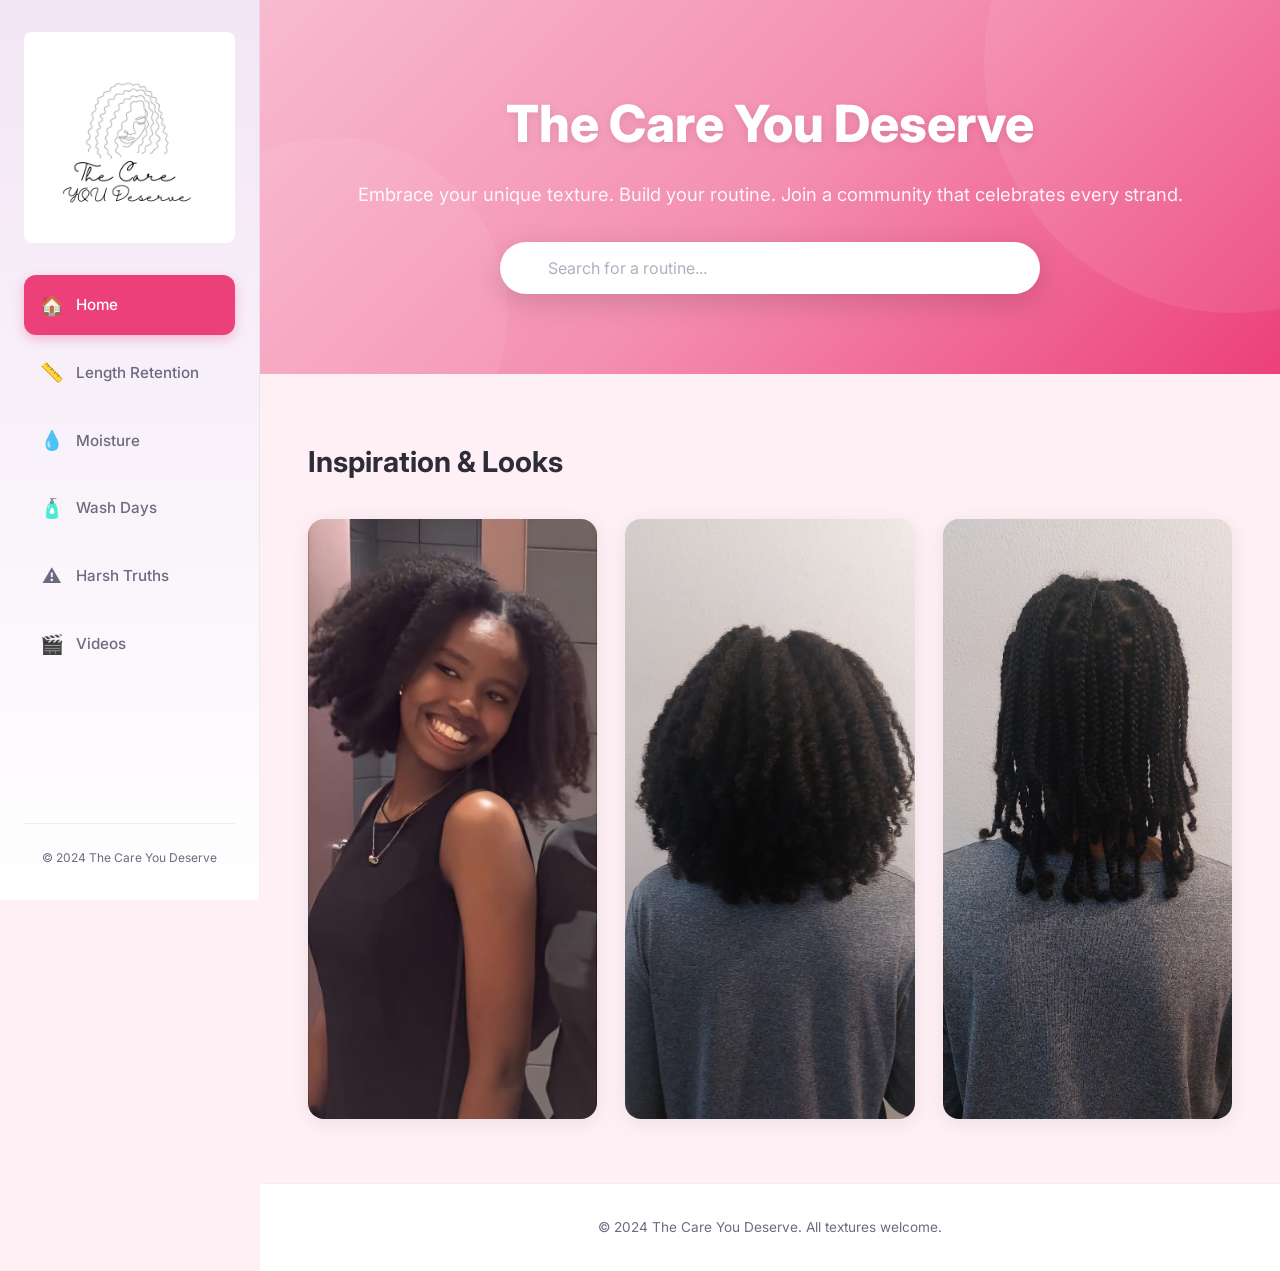
<file: index.html>
<!DOCTYPE html>
<html lang="en">
<head>
    <meta charset="UTF-8">
    <meta name="viewport" content="width=device-width, initial-scale=1.0">
    <meta name="description" content="The Care You Deserve — a community-driven hair care knowledge base celebrating every curl, coil, and wave.">
    <title>Home | The Care You Deserve</title>
    <link rel="stylesheet" href="style.css">
</head>
<body>
    <!-- Mobile Header -->
    <div class="mobile-header">
        <a href="index.html" class="mobile-logo" style="display: flex; align-items: center;">
            <img src="Design Logo.png" alt="The Care You Deserve Logo" style="max-height: 40px; width: auto;">
        </a>
        <button class="hamburger" id="hamburger" aria-label="Toggle menu">☰</button>
    </div>

    <!-- Overlay -->
    <div class="sidebar-overlay" id="sidebar-overlay"></div>

    <div class="app-layout">
        <!-- Sidebar Navigation -->
        <aside class="sidebar" id="sidebar">
            <div class="sidebar-logo" style="padding-bottom: 0; border: none; margin-bottom: 2rem;">
                <a href="index.html" style="display: block;">
                    <img src="Design Logo.png" alt="The Care You Deserve Logo" style="max-width: 100%; height: auto; border-radius: 8px;">
                </a>
            </div>
            <nav class="sidebar-nav">
                <a href="index.html" class="active">
                    <span class="nav-icon">🏠</span> Home
                </a>
                <a href="length-retention.html">
                    <span class="nav-icon">📏</span> Length Retention
                </a>
                <a href="moisture.html">
                    <span class="nav-icon">💧</span> Moisture
                </a>
                <a href="wash-days.html">
                    <span class="nav-icon">🧴</span> Wash Days
                </a>
                <a href="harsh-truths.html">
                    <span class="nav-icon">⚠️</span> Harsh Truths
                </a>
                <a href="videos.html">
                    <span class="nav-icon">🎬</span> Videos
                </a>
            </nav>
            <div class="sidebar-footer">
                © 2024 The Care You Deserve
            </div>
        </aside>

        <!-- Main Content -->
        <main class="main-content">
            <!-- Hero Section -->
            <section class="hero">
                <h1>The Care You Deserve</h1>
                <p>Embrace your unique texture. Build your routine. Join a community that celebrates every strand.</p>
                <div class="search-wrapper">
                    <span class="search-icon"></span>
                    <input type="text" class="search-bar" id="search-bar" placeholder="Search for a routine...">
                </div>
            </section>

            <!-- Horizontal Image Placeholders -->
            <section class="section fade-in">
                <h2 class="section-title">Inspiration & Looks</h2>
                <div class="feature-grid" style="margin-top: 2rem;">
                    <img src="homepage pic1.jpeg" alt="Inspiration Look 1" style="width: 100%; height: 600px; object-fit: cover; border-radius: var(--radius); box-shadow: var(--shadow-md);">
                    <img src="homepage pic 2.jpeg" alt="Inspiration Look 2" style="width: 100%; height: 600px; object-fit: cover; border-radius: var(--radius); box-shadow: var(--shadow-md);">
                    <img src="homepage pic 3.jpeg" alt="Inspiration Look 3" style="width: 100%; height: 600px; object-fit: cover; border-radius: var(--radius); box-shadow: var(--shadow-md);">
                </div>
            </section>



            <!-- Footer -->
            <footer class="site-footer">
                <p>© 2024 The Care You Deserve. All textures welcome.</p>
            </footer>
        </main>
    </div>

    <script src="script.js"></script>
</body>
</html>
</file>
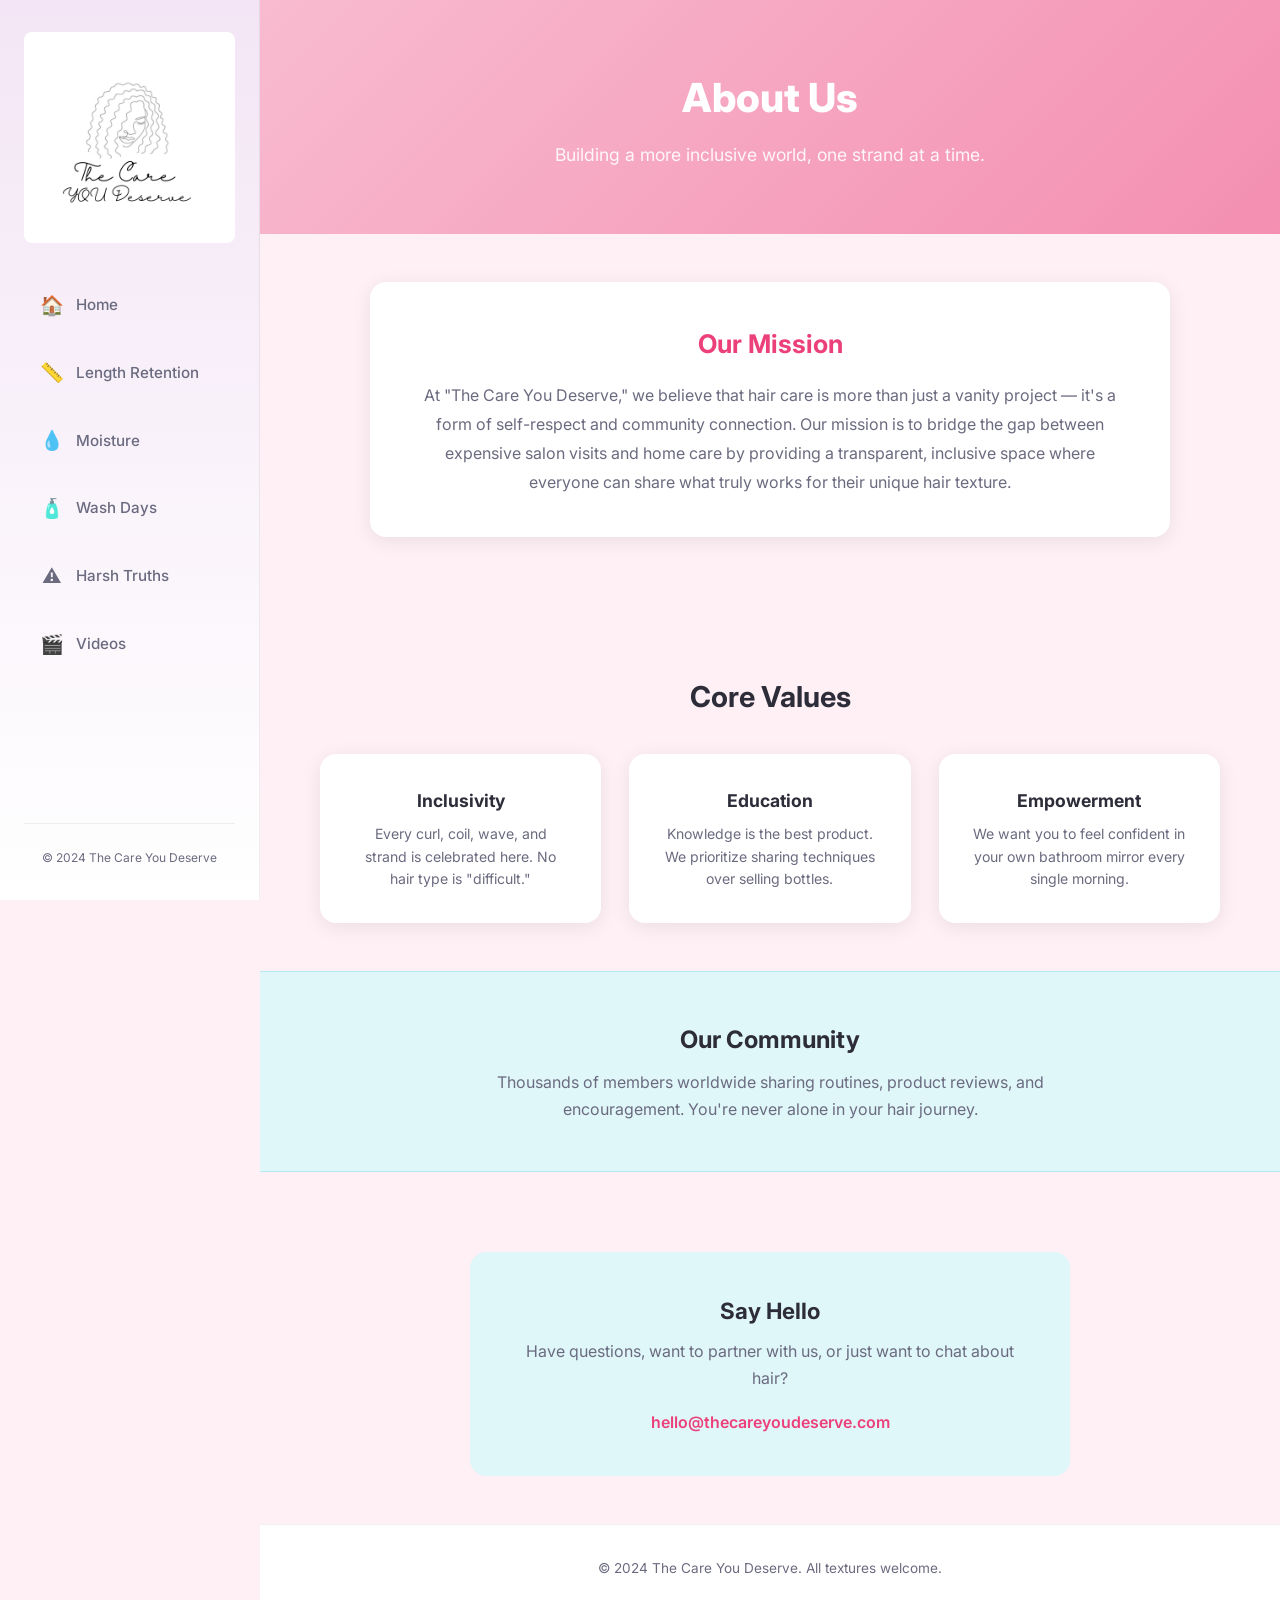
<file: about.html>
<!DOCTYPE html>
<html lang="en">
<head>
    <meta charset="UTF-8">
    <meta name="viewport" content="width=device-width, initial-scale=1.0">
    <meta name="description" content="Learn about The Care You Deserve — our mission, values, and commitment to inclusive hair care education.">
    <title>About | The Care You Deserve</title>
    <link rel="stylesheet" href="style.css">
</head>
<body>
    <!-- Mobile Header -->
    <div class="mobile-header">
        <a href="index.html" class="mobile-logo" style="display: flex; align-items: center;">
            <img src="Design Logo.png" alt="The Care You Deserve Logo" style="max-height: 40px; width: auto;">
        </a>
        <button class="hamburger" id="hamburger" aria-label="Toggle menu">☰</button>
    </div>

    <!-- Overlay -->
    <div class="sidebar-overlay" id="sidebar-overlay"></div>

    <div class="app-layout">
        <!-- Sidebar Navigation -->
        <aside class="sidebar" id="sidebar">
            <div class="sidebar-logo" style="padding-bottom: 0; border: none; margin-bottom: 2rem;">
                <a href="index.html" style="display: block;">
                    <img src="Design Logo.png" alt="The Care You Deserve Logo" style="max-width: 100%; height: auto; border-radius: 8px;">
                </a>
            </div>
            <nav class="sidebar-nav">
                <a href="index.html">
                    <span class="nav-icon">🏠</span> Home
                </a>
                <a href="length-retention.html">
                    <span class="nav-icon">📏</span> Length Retention
                </a>
                <a href="moisture.html">
                    <span class="nav-icon">💧</span> Moisture
                </a>
                <a href="wash-days.html">
                    <span class="nav-icon">🧴</span> Wash Days
                </a>
                <a href="harsh-truths.html">
                    <span class="nav-icon">⚠️</span> Harsh Truths
                </a>
                <a href="videos.html">
                    <span class="nav-icon">🎬</span> Videos
                </a>
            </nav>
            <div class="sidebar-footer">
                © 2024 The Care You Deserve
            </div>
        </aside>

        <!-- Main Content -->
        <main class="main-content">
            <!-- About Hero -->
            <section class="about-hero">
                <h1>About Us</h1>
                <p>Building a more inclusive world, one strand at a time.</p>
            </section>

            <!-- Mission -->
            <section class="about-section fade-in">
                <div class="mission-card">
                    <h2>Our Mission</h2>
                    <p>At "The Care You Deserve," we believe that hair care is more than just a vanity project — it's a form of self-respect and community connection. Our mission is to bridge the gap between expensive salon visits and home care by providing a transparent, inclusive space where everyone can share what truly works for their unique hair texture.</p>
                </div>
            </section>

            <!-- Core Values -->
            <section class="about-section fade-in">
                <h2 class="section-title" style="text-align: center; margin-bottom: 2rem;">Core Values</h2>
                <div class="values-grid">
                    <div class="value-card">
                        <h3>Inclusivity</h3>
                        <p>Every curl, coil, wave, and strand is celebrated here. No hair type is "difficult."</p>
                    </div>
                    <div class="value-card">
                        <h3>Education</h3>
                        <p>Knowledge is the best product. We prioritize sharing techniques over selling bottles.</p>
                    </div>
                    <div class="value-card">
                        <h3>Empowerment</h3>
                        <p>We want you to feel confident in your own bathroom mirror every single morning.</p>
                    </div>
                </div>
            </section>

            <!-- Full-Width Accent Banner -->
            <div class="tip-banner fade-in">
                <h2>Our Community</h2>
                <p>Thousands of members worldwide sharing routines, product reviews, and encouragement. You're never alone in your hair journey.</p>
            </div>

            <!-- Contact -->
            <section class="about-section fade-in">
                <div class="contact-card">
                    <h2>Say Hello</h2>
                    <p>Have questions, want to partner with us, or just want to chat about hair?</p>
                    <a href="mailto:hello@thecareyoudeserve.com" class="email-link">hello@thecareyoudeserve.com</a>
                </div>
            </section>

            <!-- Footer -->
            <footer class="site-footer">
                <p>© 2024 The Care You Deserve. All textures welcome.</p>
            </footer>
        </main>
    </div>

    <script src="script.js"></script>
</body>
</html>
</file>
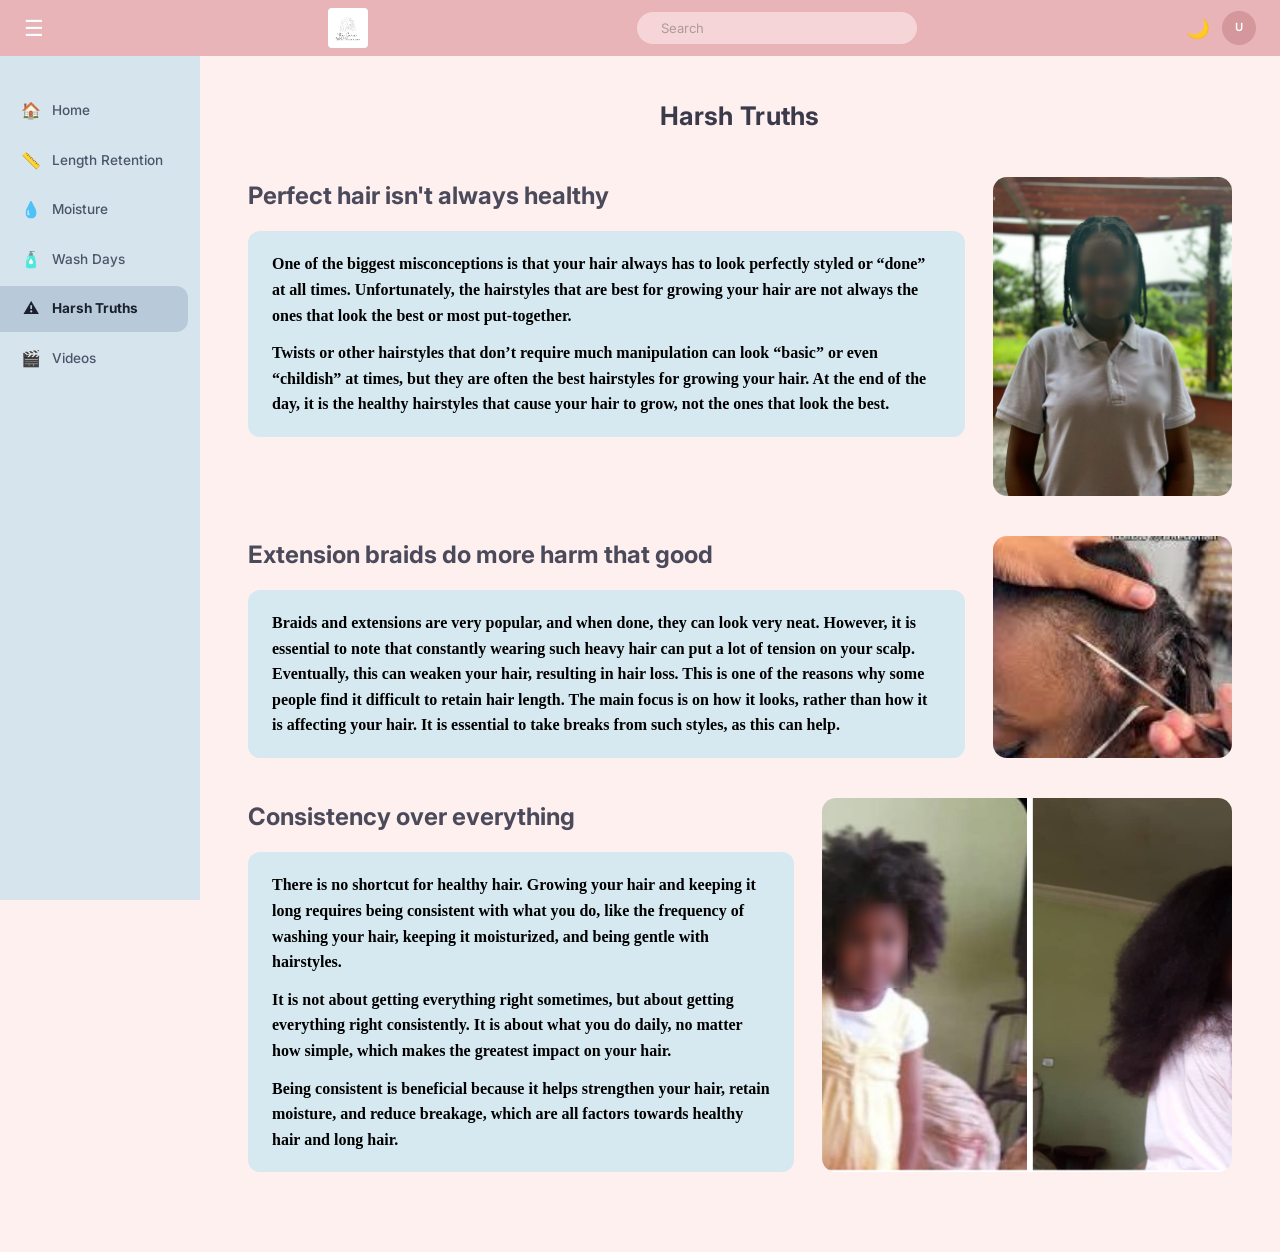
<file: harsh-truths.html>
<!DOCTYPE html>
<html lang="en">
<head>
    <meta charset="UTF-8">
    <meta name="viewport" content="width=device-width, initial-scale=1.0">
    <title>Harsh Truths | The Care You Deserve</title>
    <link rel="stylesheet" href="wireframe.css">
</head>
<body class="wireframe-page">

    <!-- Top Header Bar -->
    <header class="wf-header">
        <button class="wf-mobile-toggle" id="wf-toggle">☰</button>
        <a href="index.html" class="wf-header-logo" style="padding: 0; background: none; display: flex; align-items: center;">
            <img src="Design Logo.png" alt="The Care You Deserve Logo" style="max-height: 40px; width: auto; border-radius: 4px;">
        </a>
        <input type="text" class="wf-header-search" placeholder="Search">
        <div class="wf-header-controls">
            <button class="wf-theme-toggle" id="theme-toggle">🌙</button>
            <div class="wf-header-profile">U</div>
        </div>
    </header>

    <div class="wf-body">
        <!-- Left Sidebar -->
        <nav class="wf-sidebar" id="wf-sidebar">
            <a href="index.html">
                <span class="nav-icon">🏠</span> Home
            </a>
            <a href="length-retention.html">
                <span class="nav-icon">📏</span> Length Retention
            </a>
            <a href="moisture.html">
                <span class="nav-icon">💧</span> Moisture
            </a>
            <a href="wash-days.html">
                <span class="nav-icon">🧴</span> Wash Days
            </a>
            <a href="harsh-truths.html" class="active">
                <span class="nav-icon">⚠️</span> Harsh Truths
            </a>
            <a href="videos.html">
                <span class="nav-icon">🎬</span> Videos
            </a>
        </nav>

        <!-- Main Content -->
        <main class="wf-main">
            <h1 class="wf-page-title">Harsh Truths</h1>

            <!-- Section 1 -->
            <div class="wf-row">
                <div class="wf-text-block" style="flex: 2.1;">
                    <div class="wf-section-label" style="font-size: 24px;">Perfect hair isn't always healthy</div>
                    <div class="wf-text-placeholder" style="font-family: 'Times New Roman', Times, serif; font-size: 16px; font-weight: bold; color: black; display: block; line-height: 1.6;">
                         <p>One of the biggest misconceptions is that your hair always has to look perfectly styled or “done” at all times. Unfortunately, the hairstyles that are best for growing your hair are not always the ones that look the best or most put-together.</p>
                         <p style="margin-top: 12px;">Twists or other hairstyles that don’t require much manipulation can look “basic” or even “childish” at times, but they are often the best hairstyles for growing your hair. At the end of the day, it is the healthy hairstyles that cause your hair to grow, not the ones that look the best.</p>
                    </div>
                </div>
                <div class="wf-image-block" style="flex: 0.7;">
                    <img src="jumbo braids pic.jpeg" alt="Jumbo Braids" style="width: 100%; height: auto; border-radius: 14px; object-fit: cover;">
                </div>
            </div>

            <!-- Section 2 -->
            <div class="wf-row">
                <div class="wf-text-block" style="flex: 2.1;">
                    <div class="wf-section-label" style="font-size: 24px;">Extension braids do more harm that good</div>
                    <div class="wf-text-placeholder" style="font-family: 'Times New Roman', Times, serif; font-size: 16px; font-weight: bold; color: black; display: block; line-height: 1.6;">
                        <p>Braids and extensions are very popular, and when done, they can look very neat. However, it is essential to note that constantly wearing such heavy hair can put a lot of tension on your scalp. Eventually, this can weaken your hair, resulting in hair loss. This is one of the reasons why some people find it difficult to retain hair length. The main focus is on how it looks, rather than how it is affecting your hair. It is essential to take breaks from such styles, as this can help.</p>
                    </div>
                </div>
                <div class="wf-image-block" style="flex: 0.7;">
                    <img src="pulling edge.jpg" alt="Hair tension at edges" style="width: 100%; height: auto; border-radius: 14px; object-fit: cover;">
                </div>
            </div>

            <!-- Section 3 -->
            <div class="wf-row">
                <div class="wf-text-block" style="flex: 1.6;">
                    <div class="wf-section-label" style="font-size: 24px;">Consistency over everything</div>
                    <div class="wf-text-placeholder" style="font-family: 'Times New Roman', Times, serif; font-size: 16px; font-weight: bold; color: black; display: block; line-height: 1.6;">
                        <p>There is no shortcut for healthy hair. Growing your hair and keeping it long requires being consistent with what you do, like the frequency of washing your hair, keeping it moisturized, and being gentle with hairstyles.</p>
                        <p style="margin-top: 12px;">It is not about getting everything right sometimes, but about getting everything right consistently. It is about what you do daily, no matter how simple, which makes the greatest impact on your hair.</p>
                        <p style="margin-top: 12px;">Being consistent is beneficial because it helps strengthen your hair, retain moisture, and reduce breakage, which are all factors towards healthy hair and long hair.</p>
                    </div>
                </div>
                <div class="wf-image-block" style="flex: 1.2;">
                    <img src="comparing pic.png" alt="Consistency comparison" style="width: 100%; height: auto; border-radius: 14px; object-fit: cover;">
                </div>
            </div>
        </main>
    </div>

    <script src="script.js"></script>
</body>
</html>
</file>
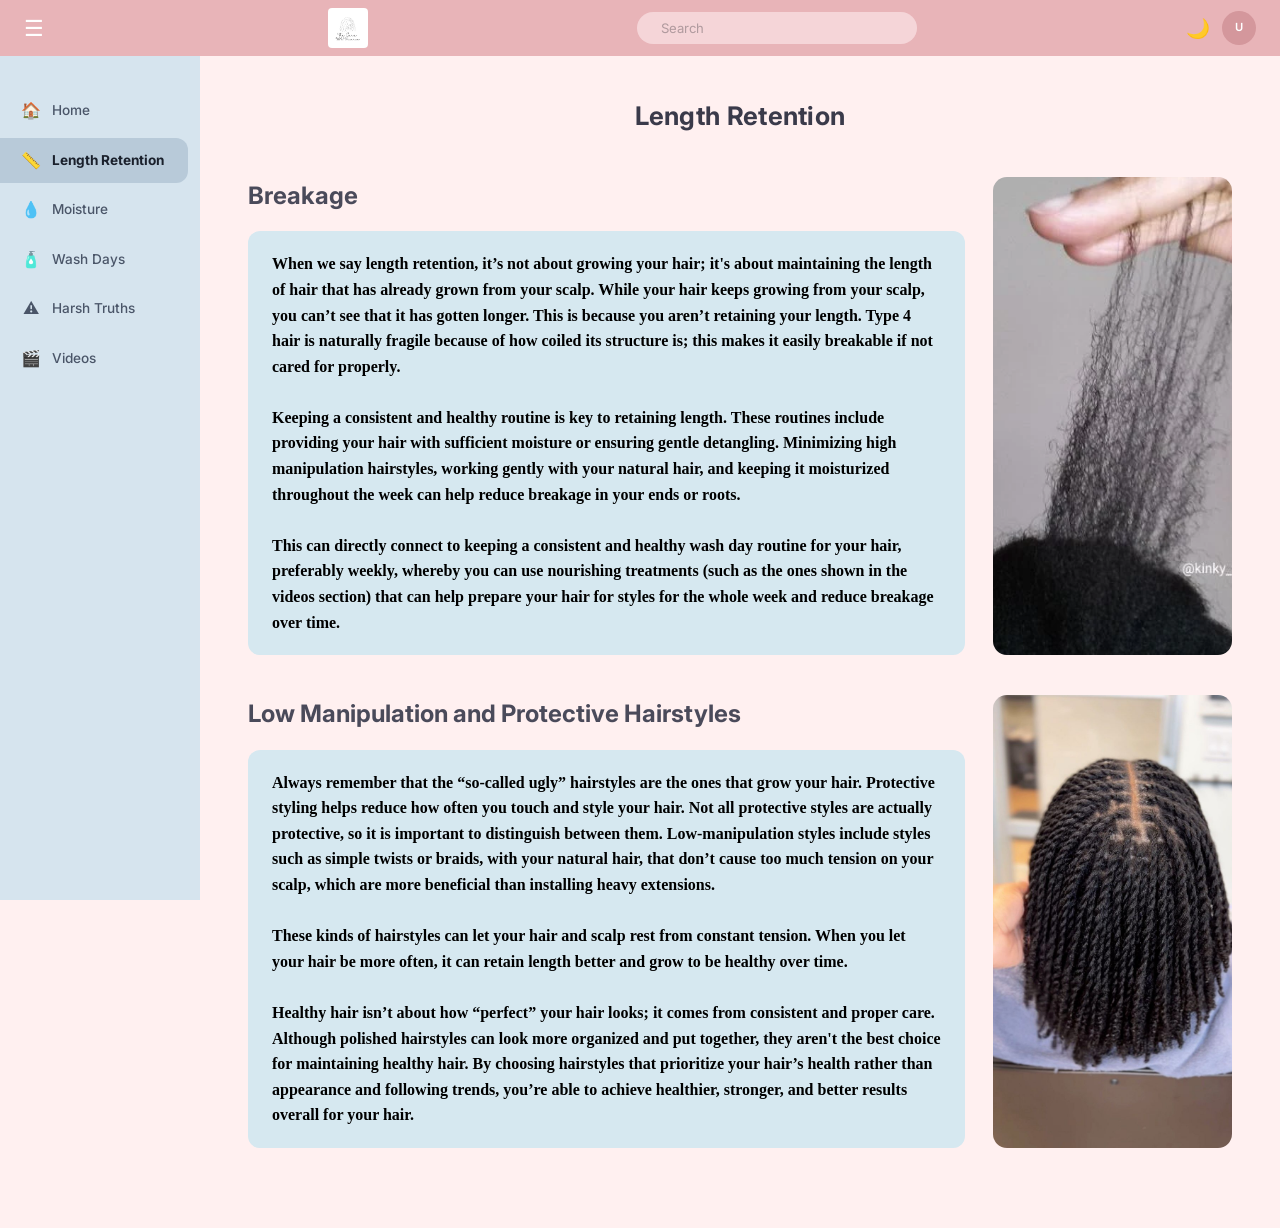
<file: length-retention.html>
<!DOCTYPE html>
<html lang="en">

<head>
    <meta charset="UTF-8">
    <meta name="viewport" content="width=device-width, initial-scale=1.0">
    <title>Length Retention | The Care You Deserve</title>
    <link rel="stylesheet" href="wireframe.css">
</head>

<body class="wireframe-page">

    <!-- Top Header Bar -->
    <header class="wf-header">
        <button class="wf-mobile-toggle" id="wf-toggle">☰</button>
        <a href="index.html" class="wf-header-logo"
            style="padding: 0; background: none; display: flex; align-items: center;">
            <img src="Design Logo.png" alt="The Care You Deserve Logo"
                style="max-height: 40px; width: auto; border-radius: 4px;">
        </a>
        <input type="text" class="wf-header-search" placeholder="Search">
        <div class="wf-header-controls">
            <button class="wf-theme-toggle" id="theme-toggle">🌙</button>
            <div class="wf-header-profile">U</div>
        </div>
    </header>

    <div class="wf-body">
        <!-- Left Sidebar -->
        <nav class="wf-sidebar" id="wf-sidebar">
            <a href="index.html">
                <span class="nav-icon">🏠</span> Home
            </a>
            <a href="length-retention.html" class="active">
                <span class="nav-icon">📏</span> Length Retention
            </a>
            <a href="moisture.html">
                <span class="nav-icon">💧</span> Moisture
            </a>
            <a href="wash-days.html">
                <span class="nav-icon">🧴</span> Wash Days
            </a>
            <a href="harsh-truths.html">
                <span class="nav-icon">⚠️</span> Harsh Truths
            </a>
            <a href="videos.html">
                <span class="nav-icon">🎬</span> Videos
            </a>
        </nav>

        <!-- Main Content -->
        <main class="wf-main">
            <h1 class="wf-page-title">Length Retention</h1>

            <!-- Row 1: Text Left / Image Right -->
            <div class="wf-row">
                <div class="wf-text-block" style="flex: 2.1;">
                    <div class="wf-section-label" style="font-size: 24px;">Breakage</div>
                    <div class="wf-text-placeholder"
                        style="font-family: 'Times New Roman', Times, serif; font-size: 16px; font-weight: bold; color: black;">
                        When we say length retention, it’s not about growing your hair; it's about maintaining the
                        length of hair that has already grown from your scalp. While your hair keeps growing from your
                        scalp, you can’t see that it has gotten longer. This is because you aren’t retaining your
                        length. Type 4 hair is naturally fragile because of how coiled its structure is; this makes it
                        easily breakable if not cared for properly.<br><br>
                        Keeping a consistent and healthy routine is key to retaining length. These routines include
                        providing your hair with sufficient moisture or ensuring gentle detangling. Minimizing high
                        manipulation hairstyles, working gently with your natural hair, and keeping it moisturized
                        throughout the week can help reduce breakage in your ends or roots.<br><br>
                        This can directly connect to keeping a consistent and healthy wash day routine for your hair,
                        preferably weekly, whereby you can use nourishing treatments (such as the ones shown in the
                        videos section) that can help prepare your hair for styles for the whole week and reduce
                        breakage over time.
                    </div>
                </div>
                <div class="wf-image-block" style="flex: 0.7;">
                    <img src="breakage pic.webp" alt="Hair breakage"
                        style="width: 100%; object-fit: cover; border-radius: 14px;">
                </div>
            </div>

            <!-- Row 2: Text Left / Image Right -->
            <div class="wf-row">
                <div class="wf-text-block" style="flex: 2.1;">
                    <div class="wf-section-label" style="font-size: 24px;">Low Manipulation and Protective Hairstyles
                    </div>
                    <div class="wf-text-placeholder"
                        style="font-family: 'Times New Roman', Times, serif; font-size: 16px; font-weight: bold; color: black;">
                        Always remember that the “so-called ugly” hairstyles are the ones that grow your hair.
                        Protective styling helps reduce how often you touch and style your hair. Not all protective
                        styles are actually protective, so it is important to distinguish between them. Low-manipulation
                        styles include styles such as simple twists or braids, with your natural hair, that don’t cause
                        too much tension on your scalp, which are more beneficial than installing heavy
                        extensions.<br><br>
                        These kinds of hairstyles can let your hair and scalp rest from constant tension. When you let
                        your hair be more often, it can retain length better and grow to be healthy over time.<br><br>
                        Healthy hair isn’t about how “perfect” your hair looks; it comes from consistent and proper
                        care. Although polished hairstyles can look more organized and put together, they aren't the
                        best choice for maintaining healthy hair. By choosing hairstyles that prioritize your hair’s
                        health rather than appearance and following trends, you’re able to achieve healthier, stronger,
                        and better results overall for your hair.
                    </div>
                </div>
                <div class="wf-image-block" style="flex: 0.7;">
                    <img src="protective hairstyles.jpg" alt="Protective Hairstyles"
                        style="width: 100%; object-fit: cover; border-radius: 14px;">
                </div>
            </div>
        </main>
    </div>

    <script src="script.js"></script>
</body>

</html>
</file>
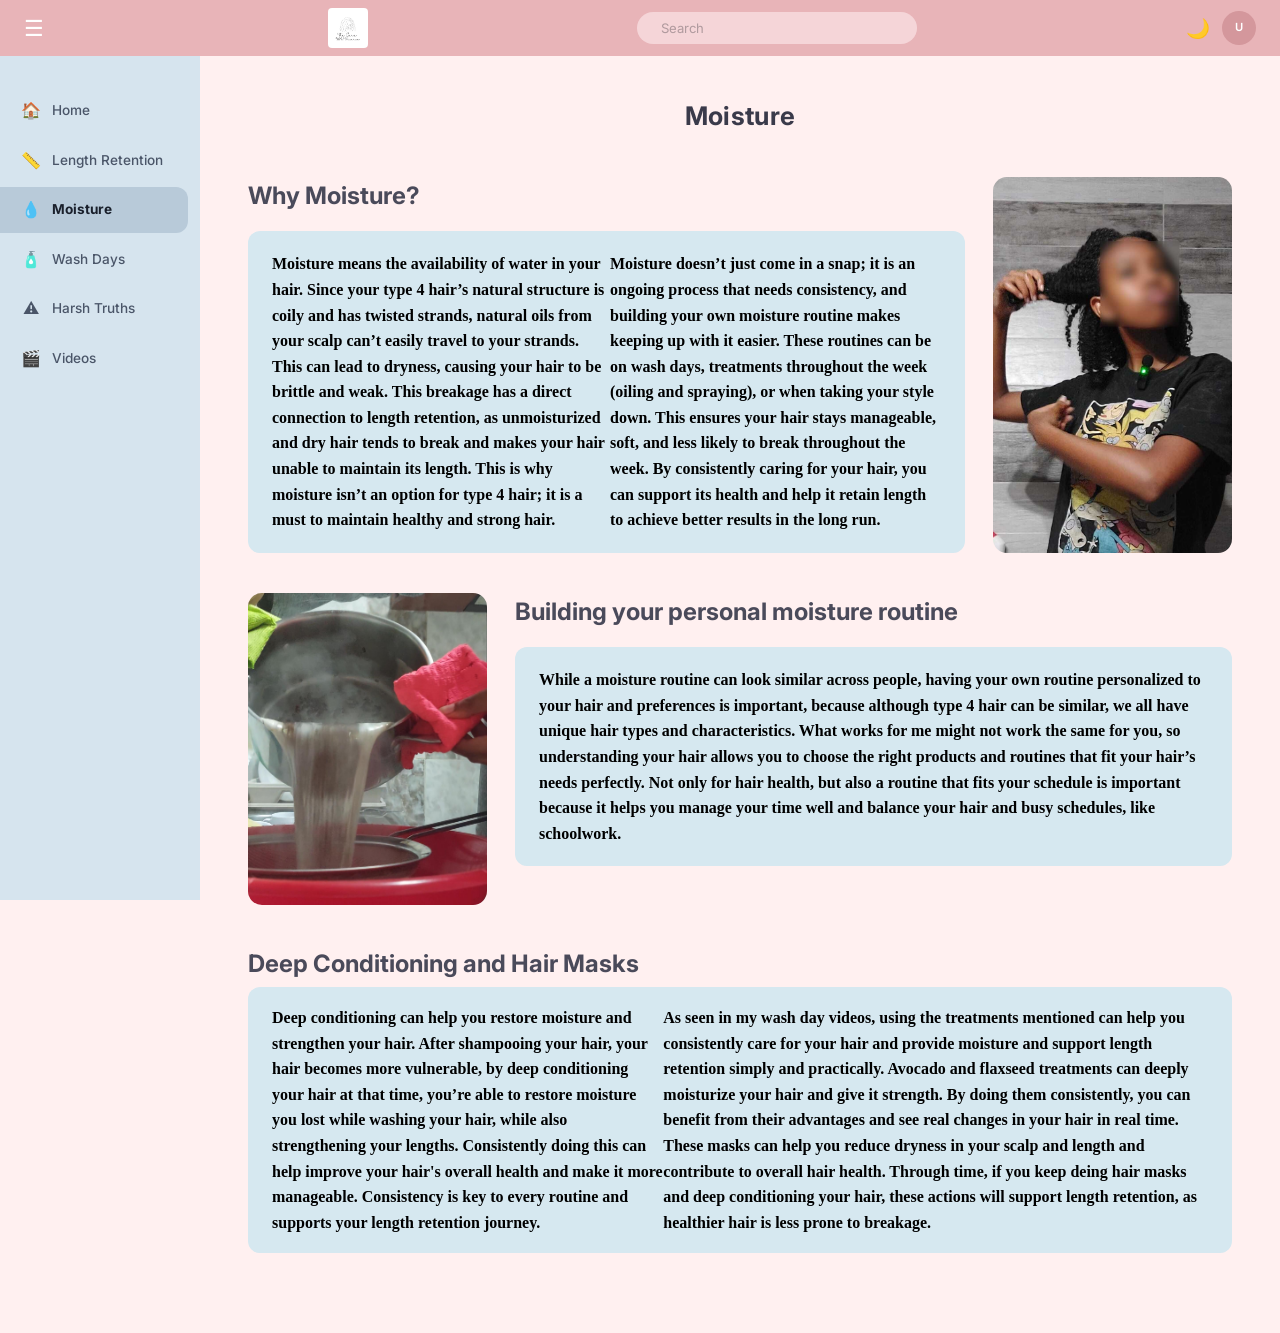
<file: moisture.html>
<!DOCTYPE html>
<html lang="en">
<head>
    <meta charset="UTF-8">
    <meta name="viewport" content="width=device-width, initial-scale=1.0">
    <title>Moisture | The Care You Deserve</title>
    <link rel="stylesheet" href="wireframe.css">
</head>
<body class="wireframe-page">

    <!-- Top Header Bar -->
    <header class="wf-header">
        <button class="wf-mobile-toggle" id="wf-toggle">☰</button>
        <a href="index.html" class="wf-header-logo" style="padding: 0; background: none; display: flex; align-items: center;">
            <img src="Design Logo.png" alt="The Care You Deserve Logo" style="max-height: 40px; width: auto; border-radius: 4px;">
        </a>
        <input type="text" class="wf-header-search" placeholder="Search">
        <div class="wf-header-controls">
            <button class="wf-theme-toggle" id="theme-toggle">🌙</button>
            <div class="wf-header-profile">U</div>
        </div>
    </header>

    <div class="wf-body">
        <!-- Left Sidebar -->
        <nav class="wf-sidebar" id="wf-sidebar">
            <a href="index.html">
                <span class="nav-icon">🏠</span> Home
            </a>
            <a href="length-retention.html">
                <span class="nav-icon">📏</span> Length Retention
            </a>
            <a href="moisture.html" class="active">
                <span class="nav-icon">💧</span> Moisture
            </a>
            <a href="wash-days.html">
                <span class="nav-icon">🧴</span> Wash Days
            </a>
            <a href="harsh-truths.html">
                <span class="nav-icon">⚠️</span> Harsh Truths
            </a>
            <a href="videos.html">
                <span class="nav-icon">🎬</span> Videos
            </a>
        </nav>

        <!-- Main Content -->
        <main class="wf-main">
            <h1 class="wf-page-title">Moisture</h1>

            <!-- Row 1: Text Left / Image Right -->
            <div class="wf-row">
                <div class="wf-text-block" style="flex: 2.1;">
                    <div class="wf-section-label" style="font-size: 24px;">Why Moisture?</div>
                    <div class="wf-text-placeholder" style="font-family: 'Times New Roman', Times, serif; font-size: 16px; font-weight: bold; color: black;">
                        <p>Moisture means the availability of water in your hair. Since your type 4 hair’s natural structure is coily and has twisted strands, natural oils from your scalp can’t easily travel to your strands. This can lead to dryness, causing your hair to be brittle and weak. This breakage has a direct connection to length retention, as unmoisturized and dry hair tends to break and makes your hair unable to maintain its length. This is why moisture isn’t an option for type 4 hair; it is a must to maintain healthy and strong hair.</p>
                        <p>Moisture doesn’t just come in a snap; it is an ongoing process that needs consistency, and building your own moisture routine makes keeping up with it easier. These routines can be on wash days, treatments throughout the week (oiling and spraying), or when taking your style down. This ensures your hair stays manageable, soft, and less likely to break throughout the week. By consistently caring for your hair, you can support its health and help it retain length to achieve better results in the long run.</p>
                    </div>
                </div>
                <div class="wf-image-block" style="flex: 0.7;">
                    <img src="flaxseed pic.jpeg" alt="Flaxseed hair treatment" style="width: 100%; height: auto; border-radius: 14px; object-fit: cover;">
                </div>
            </div>

            <!-- Row 2: Image Left / Text Right (alternated) -->
            <div class="wf-row reverse">
                <div class="wf-text-block" style="flex: 2.1;">
                    <div class="wf-section-label" style="font-size: 24px;">Building your personal moisture routine</div>
                    <div class="wf-text-placeholder" style="font-family: 'Times New Roman', Times, serif; font-size: 16px; font-weight: bold; color: black;">
                        <p>While a moisture routine can look similar across people, having your own routine personalized to your hair and preferences is important, because although type 4 hair can be similar, we all have unique hair types and characteristics. What works for me might not work the same for you, so understanding your hair allows you to choose the right products and routines that fit your hair’s needs perfectly. Not only for hair health, but also a routine that fits your schedule is important because it helps you manage your time well and balance your hair and busy schedules, like schoolwork.</p>
                    </div>
                </div>
                <div class="wf-image-block" style="flex: 0.7;">
                    <img src="flaxseed pour 2.jpeg" alt="Pouring flaxseed gel" style="width: 100%; height: auto; border-radius: 14px; object-fit: cover;">
                </div>
            </div>

            <!-- Row 3: Full-width bottom section -->
            <div class="wf-wide-block">
                <div class="wf-section-label" style="font-size: 24px;">Deep Conditioning and Hair Masks</div>
                <div class="wf-wide-text" style="font-family: 'Times New Roman', Times, serif; font-size: 16px; font-weight: bold; color: black;">
                    <p>Deep conditioning can help you restore moisture and strengthen your hair. After shampooing your hair, your hair becomes more vulnerable, by deep conditioning your hair at that time, you’re able to restore moisture you lost while washing your hair, while also strengthening your lengths. Consistently doing this can help improve your hair's overall health and make it more manageable. Consistency is key to every routine and supports your length retention journey.</p>
                    <p>As seen in my wash day videos, using the treatments mentioned can help you consistently care for your hair and provide moisture and support length retention simply and practically. Avocado and flaxseed treatments can deeply moisturize your hair and give it strength. By doing them consistently, you can benefit from their advantages and see real changes in your hair in real time. These masks can help you reduce dryness in your scalp and length and contribute to overall hair health. Through time, if you keep deing hair masks and deep conditioning your hair, these actions will support length retention, as healthier hair is less prone to breakage.</p>
                </div>

            </div>
        </main>
    </div>

    <script src="script.js"></script>
</body>
</html>
</file>
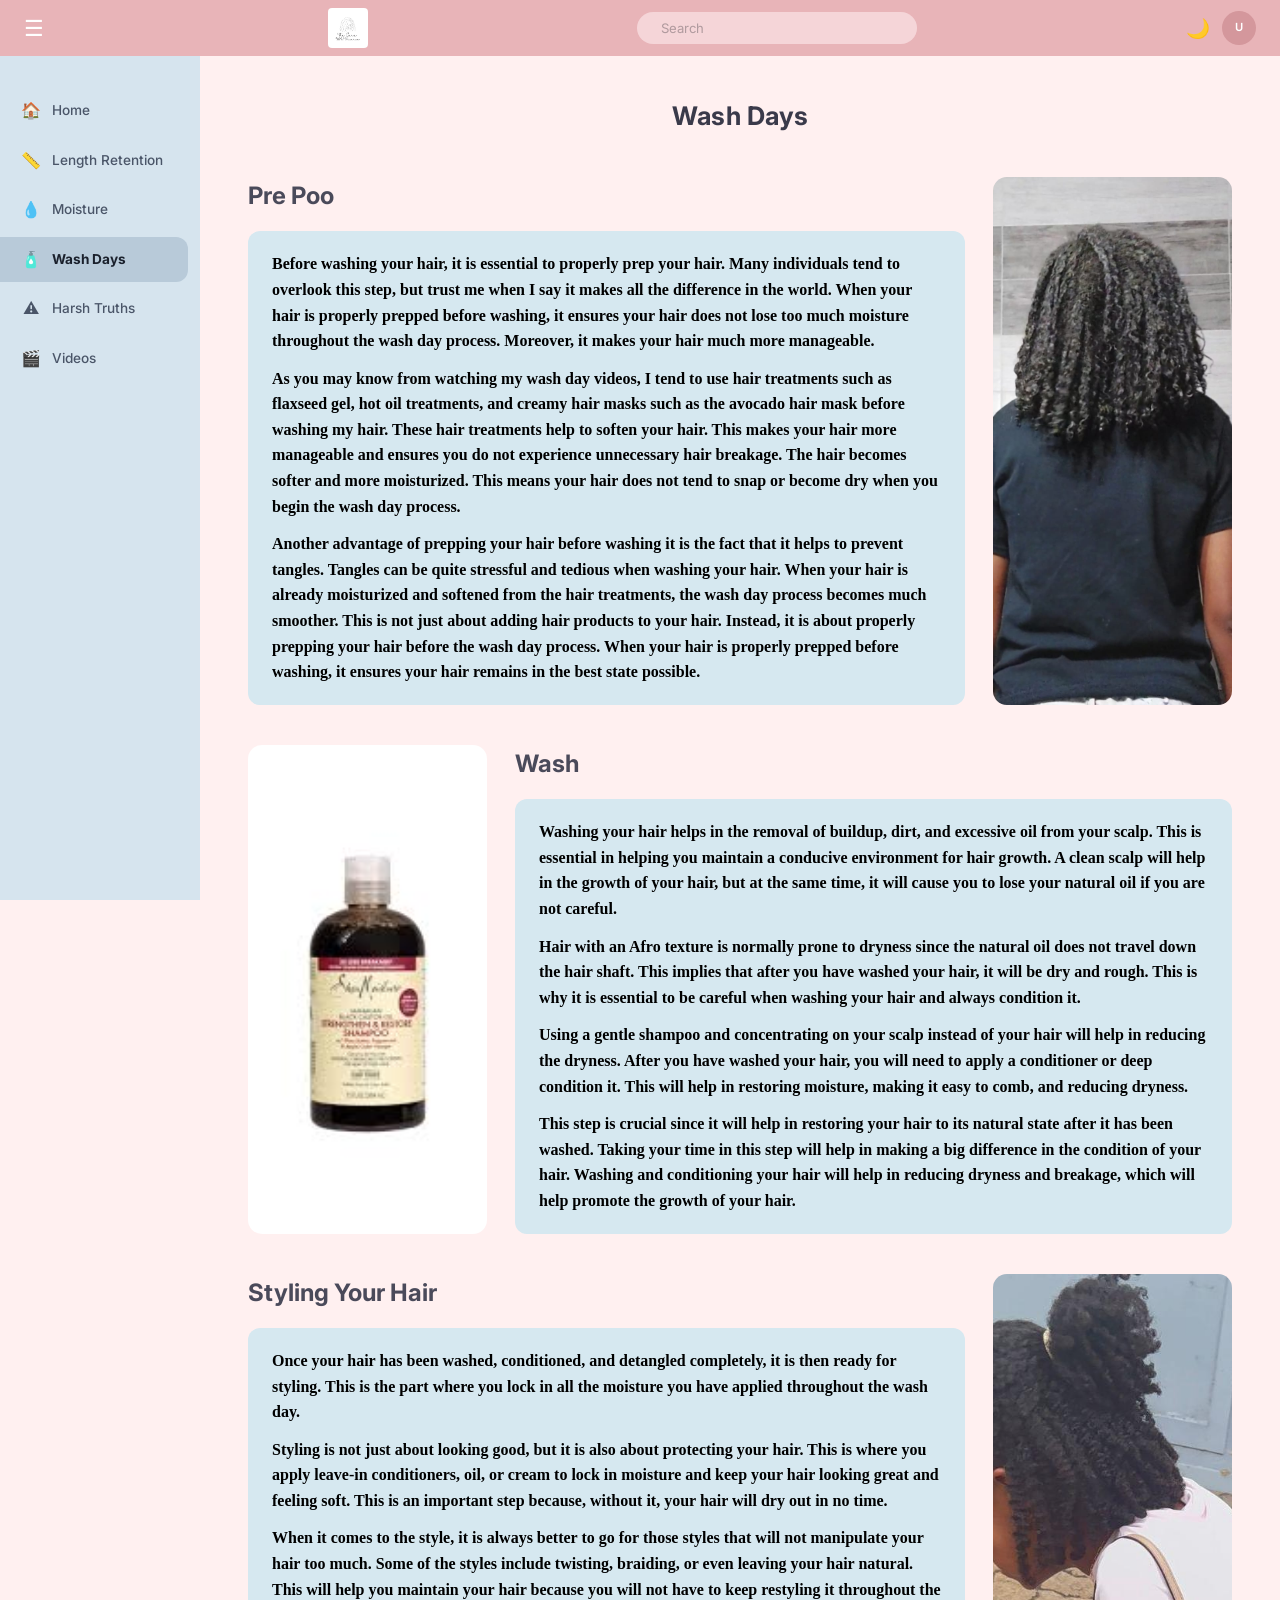
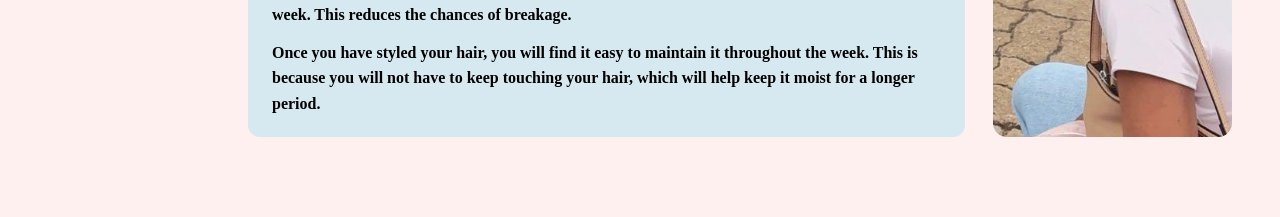
<file: wash-days.html>
<!DOCTYPE html>
<html lang="en">
<head>
    <meta charset="UTF-8">
    <meta name="viewport" content="width=device-width, initial-scale=1.0">
    <title>Wash Days | The Care You Deserve</title>
    <link rel="stylesheet" href="wireframe.css">
</head>
<body class="wireframe-page">

    <!-- Top Header Bar -->
    <header class="wf-header">
        <button class="wf-mobile-toggle" id="wf-toggle">☰</button>
        <a href="index.html" class="wf-header-logo" style="padding: 0; background: none; display: flex; align-items: center;">
            <img src="Design Logo.png" alt="The Care You Deserve Logo" style="max-height: 40px; width: auto; border-radius: 4px;">
        </a>
        <input type="text" class="wf-header-search" placeholder="Search">
        <div class="wf-header-controls">
            <button class="wf-theme-toggle" id="theme-toggle">🌙</button>
            <div class="wf-header-profile">U</div>
        </div>
    </header>

    <div class="wf-body">
        <!-- Left Sidebar -->
        <nav class="wf-sidebar" id="wf-sidebar">
            <a href="index.html">
                <span class="nav-icon">🏠</span> Home
            </a>
            <a href="length-retention.html">
                <span class="nav-icon">📏</span> Length Retention
            </a>
            <a href="moisture.html">
                <span class="nav-icon">💧</span> Moisture
            </a>
            <a href="wash-days.html" class="active">
                <span class="nav-icon">🧴</span> Wash Days
            </a>
            <a href="harsh-truths.html">
                <span class="nav-icon">⚠️</span> Harsh Truths
            </a>
            <a href="videos.html">
                <span class="nav-icon">🎬</span> Videos
            </a>
        </nav>

        <!-- Main Content -->
        <main class="wf-main">
            <h1 class="wf-page-title">Wash Days</h1>

            <!-- Section 1 -->
            <div class="wf-row">
                <div class="wf-text-block" style="flex: 2.1;">
                    <div class="wf-section-label" style="font-size: 24px;">Pre Poo</div>
                    <div class="wf-text-placeholder" style="font-family: 'Times New Roman', Times, serif; font-size: 16px; font-weight: bold; color: black; display: block; line-height: 1.6;">
                        <p>Before washing your hair, it is essential to properly prep your hair. Many individuals tend to overlook this step, but trust me when I say it makes all the difference in the world. When your hair is properly prepped before washing, it ensures your hair does not lose too much moisture throughout the wash day process. Moreover, it makes your hair much more manageable.</p>
                        <p style="margin-top: 12px;">As you may know from watching my wash day videos, I tend to use hair treatments such as flaxseed gel, hot oil treatments, and creamy hair masks such as the avocado hair mask before washing my hair. These hair treatments help to soften your hair. This makes your hair more manageable and ensures you do not experience unnecessary hair breakage. The hair becomes softer and more moisturized. This means your hair does not tend to snap or become dry when you begin the wash day process.</p>
                        <p style="margin-top: 12px;">Another advantage of prepping your hair before washing it is the fact that it helps to prevent tangles. Tangles can be quite stressful and tedious when washing your hair. When your hair is already moisturized and softened from the hair treatments, the wash day process becomes much smoother. This is not just about adding hair products to your hair. Instead, it is about properly prepping your hair before the wash day process. When your hair is properly prepped before washing, it ensures your hair remains in the best state possible.</p>
                    </div>
                </div>
                <div class="wf-image-block" style="flex: 0.7;">
                    <img src="avocado pic.jpeg" alt="Avocado hair treatment" style="width: 100%; height: auto; border-radius: 14px; object-fit: cover;">
                </div>
            </div>

            <!-- Section 2 -->
            <div class="wf-row reverse">
                <div class="wf-text-block" style="flex: 2.1;">
                    <div class="wf-section-label" style="font-size: 24px;">Wash</div>
                    <div class="wf-text-placeholder" style="font-family: 'Times New Roman', Times, serif; font-size: 16px; font-weight: bold; color: black; display: block; line-height: 1.6;">
                        <p>Washing your hair helps in the removal of buildup, dirt, and excessive oil from your scalp. This is essential in helping you maintain a conducive environment for hair growth. A clean scalp will help in the growth of your hair, but at the same time, it will cause you to lose your natural oil if you are not careful.</p>
                        <p style="margin-top: 12px;">Hair with an Afro texture is normally prone to dryness since the natural oil does not travel down the hair shaft. This implies that after you have washed your hair, it will be dry and rough. This is why it is essential to be careful when washing your hair and always condition it.</p>
                        <p style="margin-top: 12px;">Using a gentle shampoo and concentrating on your scalp instead of your hair will help in reducing the dryness. After you have washed your hair, you will need to apply a conditioner or deep condition it. This will help in restoring moisture, making it easy to comb, and reducing dryness.</p>
                        <p style="margin-top: 12px;">This step is crucial since it will help in restoring your hair to its natural state after it has been washed. Taking your time in this step will help in making a big difference in the condition of your hair. Washing and conditioning your hair will help in reducing dryness and breakage, which will help promote the growth of your hair.</p>
                    </div>
                </div>
                <div class="wf-image-block" style="flex: 0.7;">
                    <img src="shea moisture.jpg" alt="Shea Moisture product" style="width: 100%; height: auto; border-radius: 14px; object-fit: cover;">
                </div>
            </div>

            <!-- Section 3 -->
            <div class="wf-row">
                <div class="wf-text-block" style="flex: 2.1;">
                    <div class="wf-section-label" style="font-size: 24px;">Styling Your Hair</div>
                    <div class="wf-text-placeholder" style="font-family: 'Times New Roman', Times, serif; font-size: 16px; font-weight: bold; color: black; display: block; line-height: 1.6;">
                        <p>Once your hair has been washed, conditioned, and detangled completely, it is then ready for styling. This is the part where you lock in all the moisture you have applied throughout the wash day.</p>
                        <p style="margin-top: 12px;">Styling is not just about looking good, but it is also about protecting your hair. This is where you apply leave-in conditioners, oil, or cream to lock in moisture and keep your hair looking great and feeling soft. This is an important step because, without it, your hair will dry out in no time.</p>
                        <p style="margin-top: 12px;">When it comes to the style, it is always better to go for those styles that will not manipulate your hair too much. Some of the styles include twisting, braiding, or even leaving your hair natural. This will help you maintain your hair because you will not have to keep restyling it throughout the week. This reduces the chances of breakage.</p>
                        <p style="margin-top: 12px;">Once you have styled your hair, you will find it easy to maintain it throughout the week. This is because you will not have to keep touching your hair, which will help keep it moist for a longer period.</p>
                    </div>
                </div>
                <div class="wf-image-block" style="flex: 0.7;">
                    <img src="style hair.jpeg" alt="Styled hair" style="width: 100%; height: auto; border-radius: 14px; object-fit: cover;">
                </div>
            </div>
        </main>
    </div>

    <script src="script.js"></script>
</body>
</html>
</file>
<file: style.css>
/* ===== Google Font ===== */
@import url('https://fonts.googleapis.com/css2?family=Inter:wght@400;500;600;700;800&display=swap');

/* ===== Design Tokens ===== */
:root {
    --bg-blush: #FFF0F5;
    --white: #FFFFFF;
    --mint: #E0F7FA;
    --mint-dark: #B2EBF2;
    --pink: #F8BBD0;
    --pink-deep: #EC407A;
    --pink-hero: #F48FB1;
    --purple: #9C27B0;
    --purple-light: #CE93D8;
    --text-primary: #2D2D3A;
    --text-secondary: #6B6B80;
    --shadow-sm: 0 2px 8px rgba(0, 0, 0, 0.06);
    --shadow-md: 0 4px 20px rgba(0, 0, 0, 0.08);
    --shadow-lg: 0 8px 32px rgba(0, 0, 0, 0.10);
    --radius: 16px;
    --sidebar-width: 260px;
    --transition: 0.3s cubic-bezier(0.4, 0, 0.2, 1);
}

body.dark-mode {
    --bg-blush: #121216;
    --white: #1E1E28;
    --mint: #172D33;
    --mint-dark: #22434A;
    --pink: #3D2232;
    --pink-deep: #EC407A;
    --pink-hero: #4A273C;
    --purple: #461754;
    --purple-light: #633671;
    --text-primary: #E0E0E8;
    --text-secondary: #9E9EA8;
}

/* ===== Reset & Base ===== */
*, *::before, *::after {
    box-sizing: border-box;
    margin: 0;
    padding: 0;
}

html {
    scroll-behavior: smooth;
}

body {
    font-family: 'Inter', sans-serif;
    background-color: var(--bg-blush);
    color: var(--text-primary);
    line-height: 1.7;
    overflow-x: hidden;
}

a { text-decoration: none; color: inherit; }
ul { list-style: none; }
img { max-width: 100%; display: block; }

/* ===== App Layout (Sidebar + Main) ===== */
.app-layout {
    display: flex;
    min-height: 100vh;
}

/* ===== Sidebar Navigation ===== */
.sidebar {
    width: var(--sidebar-width);
    background: linear-gradient(180deg, #F3E5F5 0%, var(--white) 100%);
    border-right: 1px solid rgba(0, 0, 0, 0.06);
    position: fixed;
    top: 0;
    left: 0;
    height: 100vh;
    z-index: 1000;
    display: flex;
    flex-direction: column;
    padding: 2rem 1.5rem;
    transition: transform var(--transition);
}

.sidebar-logo {
    font-size: 1.25rem;
    font-weight: 800;
    color: var(--pink-deep);
    margin-bottom: 3rem;
    padding-bottom: 1.5rem;
    border-bottom: 2px solid var(--pink);
    line-height: 1.3;
}

.sidebar-logo span {
    display: block;
    font-size: 0.75rem;
    font-weight: 500;
    color: var(--text-secondary);
    margin-top: 0.25rem;
    letter-spacing: 0.5px;
}

.sidebar-nav {
    display: flex;
    flex-direction: column;
    gap: 0.5rem;
}

.sidebar-nav a {
    display: flex;
    align-items: center;
    gap: 0.75rem;
    padding: 0.85rem 1rem;
    border-radius: 12px;
    font-weight: 500;
    font-size: 0.95rem;
    color: var(--text-secondary);
    transition: all var(--transition);
}

.sidebar-nav a:hover {
    background: var(--pink);
    color: var(--pink-deep);
    transform: translateX(4px);
}

.sidebar-nav a.active {
    background: var(--pink-deep);
    color: var(--white);
    box-shadow: 0 4px 12px rgba(236, 64, 122, 0.3);
}

.sidebar-nav a .nav-icon {
    font-size: 1.2rem;
    width: 24px;
    text-align: center;
}

/* Sidebar footer */
.sidebar-footer {
    margin-top: auto;
    padding-top: 1.5rem;
    border-top: 1px solid rgba(0, 0, 0, 0.06);
    font-size: 0.75rem;
    color: var(--text-secondary);
    text-align: center;
}

/* ===== Mobile Nav Toggle ===== */
.mobile-header {
    display: none;
    position: fixed;
    top: 0;
    left: 0;
    right: 0;
    height: 60px;
    background: var(--white);
    z-index: 1001;
    align-items: center;
    justify-content: space-between;
    padding: 0 1.25rem;
    box-shadow: var(--shadow-sm);
}

.mobile-header .mobile-logo {
    font-weight: 800;
    font-size: 1.1rem;
    color: var(--pink-deep);
}

.hamburger {
    background: none;
    border: none;
    font-size: 1.6rem;
    cursor: pointer;
    color: var(--text-primary);
    padding: 0.25rem;
}

.sidebar-overlay {
    display: none;
    position: fixed;
    inset: 0;
    background: rgba(0, 0, 0, 0.4);
    z-index: 999;
}

/* ===== Main Content Area ===== */
.main-content {
    margin-left: var(--sidebar-width);
    flex: 1;
    min-height: 100vh;
}

/* ===== Hero Section ===== */
.hero {
    background: linear-gradient(135deg, #F8BBD0 0%, #F48FB1 50%, #EC407A 100%);
    padding: 5rem 3rem;
    text-align: center;
    color: var(--white);
    position: relative;
    overflow: hidden;
}

.hero::before {
    content: '';
    position: absolute;
    top: -50%;
    right: -20%;
    width: 500px;
    height: 500px;
    background: rgba(255, 255, 255, 0.08);
    border-radius: 50%;
}

.hero::after {
    content: '';
    position: absolute;
    bottom: -30%;
    left: -10%;
    width: 350px;
    height: 350px;
    background: rgba(255, 255, 255, 0.06);
    border-radius: 50%;
}

.hero h1 {
    font-size: 3.2rem;
    font-weight: 800;
    margin-bottom: 0.75rem;
    position: relative;
    z-index: 1;
    text-shadow: 0 2px 10px rgba(0, 0, 0, 0.1);
}

.hero p {
    font-size: 1.15rem;
    font-weight: 400;
    opacity: 0.92;
    margin-bottom: 2rem;
    position: relative;
    z-index: 1;
}

/* ===== Search Bar ===== */
.search-wrapper {
    max-width: 540px;
    margin: 0 auto;
    position: relative;
    z-index: 1;
}

.search-bar {
    width: 100%;
    padding: 1rem 1.5rem 1rem 3rem;
    border: none;
    border-radius: 50px;
    font-family: 'Inter', sans-serif;
    font-size: 1rem;
    background: var(--white);
    color: var(--text-primary);
    box-shadow: 0 8px 30px rgba(0, 0, 0, 0.15);
    outline: none;
    transition: box-shadow var(--transition);
}

.search-bar::placeholder {
    color: #B0B0C0;
}

.search-bar:focus {
    box-shadow: 0 8px 30px rgba(236, 64, 122, 0.25);
}

.search-icon {
    position: absolute;
    left: 1.1rem;
    top: 50%;
    transform: translateY(-50%);
    font-size: 1.15rem;
    opacity: 0.5;
}

/* ===== Section Containers ===== */
.section {
    padding: 4rem 3rem;
}

.section-title {
    font-size: 1.8rem;
    font-weight: 700;
    margin-bottom: 0.5rem;
    color: var(--text-primary);
}

.section-subtitle {
    font-size: 1rem;
    color: var(--text-secondary);
    margin-bottom: 2.5rem;
}

/* ===== Feature Cards (Homepage 3-col) ===== */
.feature-grid {
    display: grid;
    grid-template-columns: repeat(3, 1fr);
    gap: 1.75rem;
}

.feature-card {
    background: var(--mint);
    border-radius: var(--radius);
    padding: 2.5rem 2rem;
    text-align: center;
    box-shadow: var(--shadow-md);
    transition: transform var(--transition), box-shadow var(--transition);
    cursor: pointer;
}

.feature-card:hover {
    transform: scale(1.03) translateY(-4px);
    box-shadow: var(--shadow-lg);
}

.feature-card .card-emoji {
    font-size: 3rem;
    margin-bottom: 1.25rem;
    display: block;
}

.feature-card h3 {
    font-size: 1.2rem;
    font-weight: 700;
    margin-bottom: 0.6rem;
    color: var(--text-primary);
}

.feature-card p {
    font-size: 0.9rem;
    color: var(--text-secondary);
    line-height: 1.6;
}

/* ===== Z-Pattern Sections ===== */
.z-section {
    display: flex;
    align-items: center;
    gap: 3rem;
    padding: 3.5rem 3rem;
}

.z-section.reverse {
    flex-direction: row-reverse;
}

.z-text {
    flex: 1;
}

.z-text h2 {
    font-size: 1.75rem;
    font-weight: 700;
    margin-bottom: 0.75rem;
}

.z-text p {
    font-size: 1rem;
    color: var(--text-secondary);
    line-height: 1.8;
    margin-bottom: 1.25rem;
}

.z-media {
    flex: 1;
}

.media-placeholder {
    width: 100%;
    height: 280px;
    background: linear-gradient(135deg, #CE93D8, #F48FB1);
    border-radius: var(--radius);
    display: flex;
    align-items: center;
    justify-content: center;
    font-size: 3.5rem;
    box-shadow: var(--shadow-md);
    transition: transform var(--transition);
}

.media-placeholder:hover {
    transform: scale(1.02);
}

.media-placeholder.alt {
    background: linear-gradient(135deg, #F48FB1, #AB47BC);
}

/* ===== Full-Width Tip Banner ===== */
.tip-banner {
    background: var(--mint);
    padding: 3rem;
    text-align: center;
    border-top: 1px solid var(--mint-dark);
    border-bottom: 1px solid var(--mint-dark);
}

.tip-banner h2 {
    font-size: 1.5rem;
    font-weight: 700;
    margin-bottom: 0.5rem;
    color: var(--text-primary);
}

.tip-banner p {
    font-size: 1rem;
    color: var(--text-secondary);
    max-width: 600px;
    margin: 0 auto;
}

.tip-banner .tip-emoji {
    font-size: 2rem;
    margin-bottom: 0.75rem;
    display: block;
}

/* ===== Routine Cards (3x2 Grid) ===== */
.routine-grid {
    display: grid;
    grid-template-columns: repeat(3, 1fr);
    gap: 1.75rem;
}

.routine-card {
    background: var(--white);
    border-radius: var(--radius);
    overflow: hidden;
    box-shadow: var(--shadow-md);
    transition: transform var(--transition), box-shadow var(--transition);
}

.routine-card:hover {
    transform: scale(1.03) translateY(-4px);
    box-shadow: var(--shadow-lg);
}

.routine-card-header {
    background: linear-gradient(135deg, #AB47BC, #7B1FA2);
    color: var(--white);
    padding: 1.25rem 1.5rem;
    font-size: 1rem;
    font-weight: 700;
    display: flex;
    align-items: center;
    gap: 0.6rem;
}

.routine-card-header .card-emoji {
    font-size: 1.3rem;
}

.routine-card-body {
    padding: 1.5rem;
}

.routine-card-body ol {
    padding-left: 1.25rem;
    margin-bottom: 1.25rem;
}

.routine-card-body ol li {
    margin-bottom: 0.5rem;
    font-size: 0.9rem;
    color: var(--text-secondary);
    line-height: 1.5;
}

/* ===== Buttons ===== */
.btn {
    display: inline-block;
    padding: 0.75rem 1.75rem;
    border-radius: 50px;
    font-family: 'Inter', sans-serif;
    font-weight: 600;
    font-size: 0.9rem;
    border: none;
    cursor: pointer;
    transition: all var(--transition);
    text-align: center;
}

.btn:hover {
    transform: translateY(-2px);
}

.btn-primary {
    background: var(--pink-deep);
    color: var(--white);
    box-shadow: 0 4px 15px rgba(236, 64, 122, 0.3);
}

.btn-primary:hover {
    background: #D81B60;
    box-shadow: 0 6px 20px rgba(236, 64, 122, 0.4);
}

.btn-secondary {
    background: var(--mint);
    color: var(--text-primary);
    border: 2px solid var(--mint-dark);
}

.btn-secondary:hover {
    background: var(--mint-dark);
}

.btn-outline {
    background: transparent;
    color: var(--purple);
    border: 2px solid var(--purple-light);
}

.btn-outline:hover {
    background: var(--purple);
    color: var(--white);
}

.btn-white {
    background: var(--white);
    color: var(--pink-deep);
    box-shadow: 0 4px 15px rgba(0, 0, 0, 0.1);
}

.btn-white:hover {
    background: #FFF0F5;
}

/* ===== Community Posts ===== */
.posts-grid {
    display: grid;
    grid-template-columns: repeat(auto-fit, minmax(320px, 1fr));
    gap: 1.75rem;
}

.post-card {
    background: var(--white);
    border-radius: var(--radius);
    padding: 1.5rem;
    box-shadow: var(--shadow-md);
    transition: transform var(--transition), box-shadow var(--transition);
}

.post-card:hover {
    transform: translateY(-3px);
    box-shadow: var(--shadow-lg);
}

.post-header {
    display: flex;
    align-items: center;
    gap: 0.75rem;
    margin-bottom: 1rem;
}

.avatar {
    width: 42px;
    height: 42px;
    border-radius: 50%;
    display: flex;
    align-items: center;
    justify-content: center;
    font-size: 1.1rem;
}

.avatar.pink { background: linear-gradient(135deg, #F8BBD0, #F48FB1); }
.avatar.green { background: linear-gradient(135deg, #A5D6A7, #81C784); }
.avatar.peach { background: linear-gradient(135deg, #FFCCBC, #FF8A65); }

.username {
    font-weight: 600;
    font-size: 0.95rem;
}

.post-image {
    width: 100%;
    height: 200px;
    background: linear-gradient(145deg, #F3E5F5, #E1BEE7);
    border-radius: 12px;
    display: flex;
    align-items: center;
    justify-content: center;
    font-size: 2.5rem;
    margin-bottom: 1rem;
}

.post-content p {
    font-size: 0.9rem;
    color: var(--text-secondary);
    margin-bottom: 1rem;
    line-height: 1.6;
}

.post-actions {
    display: flex;
    gap: 1rem;
    border-top: 1px solid #F0F0F0;
    padding-top: 0.75rem;
}

.like-btn, .comment-btn {
    background: none;
    border: none;
    cursor: pointer;
    font-size: 0.9rem;
    font-family: 'Inter', sans-serif;
    color: var(--text-secondary);
    transition: color var(--transition);
    padding: 0.25rem 0.5rem;
    border-radius: 8px;
}

.like-btn:hover { color: var(--pink-deep); }
.comment-btn:hover { color: #1E88E5; }

/* ===== About Page ===== */
.about-hero {
    background: linear-gradient(135deg, #F8BBD0 0%, #F48FB1 100%);
    padding: 4rem 3rem;
    text-align: center;
    color: var(--white);
}

.about-hero h1 {
    font-size: 2.5rem;
    font-weight: 800;
    margin-bottom: 0.5rem;
}

.about-hero p {
    font-size: 1.1rem;
    opacity: 0.9;
}

.about-section {
    padding: 3rem;
}

.mission-card {
    background: var(--white);
    border-radius: var(--radius);
    padding: 2.5rem;
    box-shadow: var(--shadow-md);
    max-width: 800px;
    margin: 0 auto 2.5rem;
    text-align: center;
}

.mission-card h2 {
    font-size: 1.6rem;
    font-weight: 700;
    margin-bottom: 1rem;
    color: var(--pink-deep);
}

.mission-card p {
    color: var(--text-secondary);
    line-height: 1.8;
}

.values-grid {
    display: grid;
    grid-template-columns: repeat(3, 1fr);
    gap: 1.75rem;
    max-width: 900px;
    margin: 0 auto;
}

.value-card {
    background: var(--white);
    border-radius: var(--radius);
    padding: 2rem;
    text-align: center;
    box-shadow: var(--shadow-md);
    transition: transform var(--transition), box-shadow var(--transition);
}

.value-card:hover {
    transform: translateY(-4px);
    box-shadow: var(--shadow-lg);
}

.value-card .value-emoji {
    font-size: 2.5rem;
    margin-bottom: 1rem;
    display: block;
}

.value-card h3 {
    font-size: 1.1rem;
    font-weight: 700;
    margin-bottom: 0.5rem;
}

.value-card p {
    font-size: 0.88rem;
    color: var(--text-secondary);
    line-height: 1.6;
}

.contact-card {
    background: var(--mint);
    border-radius: var(--radius);
    padding: 2.5rem;
    text-align: center;
    max-width: 600px;
    margin: 2rem auto 0;
}

.contact-card h2 {
    font-size: 1.4rem;
    font-weight: 700;
    margin-bottom: 0.5rem;
}

.contact-card p {
    color: var(--text-secondary);
    margin-bottom: 1rem;
}

.email-link {
    color: var(--pink-deep);
    font-weight: 600;
    transition: opacity var(--transition);
}

.email-link:hover {
    opacity: 0.7;
}

/* ===== CTA Section ===== */
.cta-section {
    background: linear-gradient(135deg, var(--mint) 0%, #B2EBF2 100%);
    padding: 4rem 3rem;
    text-align: center;
    border-radius: 0;
}

.cta-section h2 {
    font-size: 1.8rem;
    font-weight: 700;
    margin-bottom: 0.75rem;
}

.cta-section p {
    color: var(--text-secondary);
    margin-bottom: 1.5rem;
    max-width: 500px;
    margin-left: auto;
    margin-right: auto;
    margin-bottom: 1.5rem;
}

/* ===== Forms ===== */
.form-container {
    background: var(--white);
    border-radius: var(--radius);
    padding: 2.5rem;
    box-shadow: var(--shadow-md);
    max-width: 560px;
    margin: 0 auto;
}

.form-container h3 {
    font-size: 1.3rem;
    font-weight: 700;
    margin-bottom: 1.5rem;
    text-align: center;
}

.form-group {
    margin-bottom: 1.25rem;
}

.form-group label {
    display: block;
    font-weight: 600;
    font-size: 0.9rem;
    margin-bottom: 0.4rem;
}

.form-group input,
.form-group textarea {
    width: 100%;
    padding: 0.85rem 1rem;
    border: 2px solid #EEE;
    border-radius: 12px;
    font-family: 'Inter', sans-serif;
    font-size: 0.9rem;
    transition: border-color var(--transition);
    outline: none;
}

.form-group input:focus,
.form-group textarea:focus {
    border-color: var(--pink-deep);
}

/* ===== Footer ===== */
.site-footer {
    background: var(--white);
    padding: 2rem 3rem;
    text-align: center;
    border-top: 1px solid #F0F0F0;
    color: var(--text-secondary);
    font-size: 0.85rem;
}

/* ===== Page Header ===== */
.page-header {
    background: linear-gradient(135deg, #F8BBD0 0%, #F48FB1 100%);
    padding: 3.5rem 3rem;
    color: var(--white);
}

.page-header h1 {
    font-size: 2.2rem;
    font-weight: 800;
    margin-bottom: 0.4rem;
}

.page-header p {
    font-size: 1.05rem;
    opacity: 0.9;
}

/* ===== Scroll Animations ===== */
.fade-in {
    opacity: 0;
    transform: translateY(24px);
    transition: opacity 0.6s ease, transform 0.6s ease;
}

.fade-in.visible {
    opacity: 1;
    transform: translateY(0);
}

/* ===== Responsive ===== */
@media (max-width: 1024px) {
    .feature-grid,
    .values-grid {
        grid-template-columns: repeat(2, 1fr);
    }

    .routine-grid {
        grid-template-columns: repeat(2, 1fr);
    }
}

@media (max-width: 768px) {
    /* Sidebar → hidden on mobile */
    .sidebar {
        transform: translateX(-100%);
        width: 280px;
        box-shadow: var(--shadow-lg);
    }

    .sidebar.open {
        transform: translateX(0);
    }

    .sidebar-overlay.active {
        display: block;
    }

    .mobile-header {
        display: flex;
    }

    .main-content {
        margin-left: 0;
        padding-top: 60px; /* space for fixed mobile header */
    }

    /* Layout adjustments */
    .hero {
        padding: 3.5rem 1.5rem;
    }

    .hero h1 {
        font-size: 2.2rem;
    }

    .section {
        padding: 2.5rem 1.5rem;
    }

    .z-section {
        flex-direction: column !important;
        padding: 2.5rem 1.5rem;
        gap: 1.5rem;
    }

    .feature-grid,
    .routine-grid,
    .values-grid {
        grid-template-columns: 1fr;
    }

    .posts-grid {
        grid-template-columns: 1fr;
    }

    .page-header {
        padding: 2.5rem 1.5rem;
    }

    .page-header h1 {
        font-size: 1.8rem;
    }

    .tip-banner {
        padding: 2rem 1.5rem;
    }

    .about-hero {
        padding: 3rem 1.5rem;
    }

    .about-hero h1 {
        font-size: 2rem;
    }

    .about-section {
        padding: 2rem 1.5rem;
    }

    .cta-section {
        padding: 3rem 1.5rem;
    }

    .site-footer {
        padding: 1.5rem;
    }
}

@media (max-width: 480px) {
    .hero h1 {
        font-size: 1.8rem;
    }

    .search-bar {
        padding: 0.85rem 1rem 0.85rem 2.5rem;
        font-size: 0.9rem;
    }

    .section-title {
        font-size: 1.4rem;
    }
}

/* ===== Search Results Overlay & Modal ===== */
#search-results-overlay {
    position: fixed;
    inset: 0;
    background: rgba(0, 0, 0, 0.4);
    backdrop-filter: blur(4px);
    z-index: 9999;
    display: none;
    align-items: center;
    justify-content: center;
    padding: 20px;
}

#search-results-overlay.active {
    display: flex;
}

.search-modal {
    background: white;
    width: 100%;
    max-width: 600px;
    max-height: 80vh;
    border-radius: 20px;
    box-shadow: 0 10px 40px rgba(0,0,0,0.2);
    display: flex;
    flex-direction: column;
    overflow: hidden;
    animation: modalPop 0.3s ease-out;
    color: #333;
}

@keyframes modalPop {
    from { transform: scale(0.95); opacity: 0; }
    to { transform: scale(1); opacity: 1; }
}

.search-modal-header {
    background: #EC407A; /* Default Brand Pink */
    color: white;
    padding: 1.25rem 2rem;
    display: flex;
    align-items: center;
    justify-content: space-between;
}

.search-modal-header h2 {
    font-size: 1.25rem;
    font-weight: 700;
    margin: 0;
}

.close-search {
    background: none;
    border: none;
    color: white;
    font-size: 2rem;
    cursor: pointer;
    line-height: 1;
}

.search-results-list {
    flex: 1;
    overflow-y: auto;
    padding: 1.5rem;
    display: flex;
    flex-direction: column;
    gap: 1.5rem;
    background: #fff;
}

.search-result-item {
    border-bottom: 1px solid #eee;
    padding-bottom: 1rem;
    transition: transform 0.2s;
}

.search-result-item:last-child {
    border-bottom: none;
}

.search-result-item a {
    display: block;
    text-decoration: none;
    color: inherit;
}

.search-result-item h3 {
    font-size: 1.15rem;
    color: #EC407A;
    margin-bottom: 0.5rem;
    font-weight: 700;
}

.search-result-item p {
    font-size: 0.95rem;
    color: #666;
    line-height: 1.5;
    margin: 0;
}

.search-result-item strong {
    color: #000;
    background: rgba(236, 64, 122, 0.1);
    padding: 0 4px;
    border-radius: 4px;
}

.search-hint {
    text-align: center;
    color: #888;
    padding: 2rem;
    font-size: 1rem;
}

@media (max-width: 768px) {
    .search-modal {
        max-height: 90vh;
        width: 100%;
        margin: 10px;
    }
}
</file>
<file: wireframe.css>
/* ===== Wireframe Inner Pages Styles ===== */
/* Shared layout: top header + left sidebar + main content */

@import url('https://fonts.googleapis.com/css2?family=Inter:wght@400;500;600;700;800&display=swap');

:root {
    --wf-bg: #FFF0F0;
    --wf-text: #3A3A4A;
    --wf-header-bg: #E8B4B8;
    --wf-header-logo-bg: #D4979C;
    --wf-header-logo-text: #fff;
    --wf-search-bg: #F5D5D8;
    --wf-search-text: #7A6A6E;
    --wf-search-placeholder: #B09A9E;
    --wf-profile-bg: #D4979C;
    --wf-profile-text: #fff;
    --wf-sidebar-bg: #D6E4EE;
    --wf-sidebar-link: #4A5568;
    --wf-sidebar-hover-bg: #C5D6E6;
    --wf-sidebar-hover-text: #2D3748;
    --wf-sidebar-active-bg: #B8CAD9;
    --wf-sidebar-active-text: #1A202C;
    --wf-page-title: #3A3A4A;
    --wf-section-label: #4A4A5A;
    --wf-text-pl-bg: #D6E8F0;
    --wf-text-pl-text: #7A8A96;
    --wf-img-pl-bg: #D8C4E8;
    --wf-img-pl-text: #8A72A0;
    --wf-toggle: #fff;
}

body.dark-mode {
    --wf-bg: #1A1A24;
    --wf-text: #DCDCE6;
    --wf-header-bg: #42292E;
    --wf-header-logo-bg: #5C3841;
    --wf-header-logo-text: #EAEAEA;
    --wf-search-bg: #301E22;
    --wf-search-text: #C1A8AD;
    --wf-search-placeholder: #826E72;
    --wf-profile-bg: #5C3841;
    --wf-profile-text: #EAEAEA;
    --wf-sidebar-bg: #1C2731;
    --wf-sidebar-link: #8896A8;
    --wf-sidebar-hover-bg: #2B3A48;
    --wf-sidebar-hover-text: #C5D6E6;
    --wf-sidebar-active-bg: #3C4D5D;
    --wf-sidebar-active-text: #FFFFFF;
    --wf-page-title: #E0E0E8;
    --wf-section-label: #A4B0BE;
    --wf-text-pl-bg: #1F303B;
    --wf-text-pl-text: #6A869C;
    --wf-img-pl-bg: #332541;
    --wf-img-pl-text: #8972A3;
    --wf-toggle: #EAEAEA;
}

*, *::before, *::after {
    box-sizing: border-box;
    margin: 0;
    padding: 0;
}

html { scroll-behavior: smooth; }

body.wireframe-page {
    font-family: 'Inter', sans-serif;
    background-color: var(--wf-bg);
    color: var(--wf-text);
    line-height: 1.6;
    min-height: 100vh;
    display: flex;
    flex-direction: column;
    transition: background-color 0.3s, color 0.3s;
}

a { text-decoration: none; color: inherit; }
ul { list-style: none; }

/* ===== Top Header Bar ===== */
.wf-header {
    background-color: var(--wf-header-bg);
    height: 56px;
    display: flex;
    align-items: center;
    justify-content: space-between;
    padding: 0 24px;
    position: sticky;
    top: 0;
    z-index: 100;
    flex-shrink: 0;
    transition: background-color 0.3s;
}

.wf-header-logo {
    background-color: var(--wf-header-logo-bg);
    color: var(--wf-header-logo-text);
    padding: 6px 18px;
    border-radius: 8px;
    font-size: 0.8rem;
    font-weight: 600;
}

.wf-header-search {
    background-color: var(--wf-search-bg);
    border: none;
    border-radius: 20px;
    padding: 8px 24px;
    width: 280px;
    font-family: 'Inter', sans-serif;
    font-size: 0.82rem;
    color: var(--wf-search-text);
    outline: none;
}

.wf-header-search::placeholder {
    color: var(--wf-search-placeholder);
}

.wf-header-controls {
    display: flex;
    align-items: center;
    gap: 12px;
}

.wf-theme-toggle {
    background: none;
    border: none;
    color: var(--wf-toggle);
    font-size: 1.2rem;
    cursor: pointer;
    display: flex;
    align-items: center;
    justify-content: center;
}

.wf-header-profile {
    width: 34px;
    height: 34px;
    border-radius: 50%;
    background-color: var(--wf-profile-bg);
    display: flex;
    align-items: center;
    justify-content: center;
    font-size: 0.7rem;
    color: var(--wf-profile-text);
    font-weight: 600;
}

/* ===== Body Layout: Sidebar + Content ===== */
.wf-body {
    display: flex;
    flex: 1;
    min-height: calc(100vh - 56px);
}

/* ===== Sidebar ===== */
.wf-sidebar {
    width: 200px;
    background-color: var(--wf-sidebar-bg);
    padding: 32px 0;
    flex-shrink: 0;
    display: flex;
    flex-direction: column;
    gap: 4px;
    position: sticky;
    top: 56px;
    height: calc(100vh - 56px);
    overflow-y: auto;
    transition: width 0.3s ease, left 0.3s ease, padding 0.3s ease, background-color 0.3s;
}

.wf-sidebar.collapsed {
    width: 0;
    padding: 0;
    overflow: hidden;
}

.wf-sidebar a {
    display: flex;
    align-items: center;
    gap: 10px;
    padding: 10px 20px;
    font-size: 0.85rem;
    font-weight: 500;
    color: var(--wf-sidebar-link);
    border-radius: 0 12px 12px 0;
    margin-right: 12px;
    transition: background 0.2s, color 0.2s;
}

.wf-sidebar a:hover {
    background-color: var(--wf-sidebar-hover-bg);
    color: var(--wf-sidebar-hover-text);
}

.wf-sidebar a.active {
    background-color: var(--wf-sidebar-active-bg);
    color: var(--wf-sidebar-active-text);
    font-weight: 700;
}

.wf-sidebar .nav-icon {
    font-size: 1rem;
    width: 22px;
    text-align: center;
}

/* ===== Main Content Area ===== */
.wf-main {
    flex: 1;
    padding: 40px 48px;
    overflow-y: auto;
}

/* ===== Page Title ===== */
.wf-page-title {
    text-align: center;
    font-size: 1.6rem;
    font-weight: 700;
    color: var(--wf-page-title);
    margin-bottom: 40px;
    letter-spacing: 0.3px;
}

/* ===== Content Row (text + image side by side) ===== */
.wf-row {
    display: flex;
    gap: 28px;
    margin-bottom: 40px;
    align-items: stretch;
}

.wf-row.reverse {
    flex-direction: row-reverse;
}

/* Text block side */
.wf-text-block {
    flex: 1;
    display: flex;
    flex-direction: column;
    gap: 12px;
}

.wf-section-label {
    font-size: 0.95rem;
    font-weight: 700;
    color: var(--wf-section-label);
    margin-bottom: 4px;
}

.wf-text-placeholder {
    background-color: var(--wf-text-pl-bg);
    border-radius: 12px;
    padding: 20px 24px;
    min-height: 80px;
    font-size: 0.82rem;
    color: var(--wf-text-pl-text);
    display: flex;
    align-items: center;
    transition: background-color 0.3s, color 0.3s;
}

/* Image/Video placeholder */
.wf-image-block {
    flex: 1;
    display: flex;
    align-items: stretch;
}

.wf-image-placeholder {
    background-color: var(--wf-img-pl-bg);
    border-radius: 14px;
    width: 100%;
    min-height: 180px;
    display: flex;
    align-items: center;
    justify-content: center;
    font-size: 0.82rem;
    color: var(--wf-img-pl-text);
    font-weight: 500;
    transition: background-color 0.3s, color 0.3s;
}

/* Wide/full-width block */
.wf-wide-block {
    margin-bottom: 40px;
}

.wf-wide-text {
    background-color: var(--wf-text-pl-bg);
    border-radius: 12px;
    padding: 18px 24px;
    min-height: 60px;
    font-size: 0.82rem;
    color: var(--wf-text-pl-text);
    display: flex;
    align-items: center;
    margin-bottom: 16px;
    transition: background-color 0.3s, color 0.3s;
}

.wf-wide-image {
    background-color: var(--wf-img-pl-bg);
    border-radius: 14px;
    width: 100%;
    min-height: 220px;
    display: flex;
    align-items: center;
    justify-content: center;
    font-size: 0.82rem;
    color: var(--wf-img-pl-text);
    font-weight: 500;
    transition: background-color 0.3s, color 0.3s;
}

/* ===== Mobile Header (for wireframe pages) ===== */
.wf-mobile-toggle {
    display: block;
    background: none;
    border: none;
    font-size: 1.4rem;
    cursor: pointer;
    color: var(--wf-toggle);
    margin-right: 15px;
}

/* ===== Responsive ===== */
@media (max-width: 768px) {
    .wf-sidebar {
        position: fixed;
        left: -260px;
        top: 56px;
        height: calc(100vh - 56px);
        width: 220px;
        z-index: 200;
        transition: left 0.3s ease;
        box-shadow: 2px 0 12px rgba(0,0,0,0.1);
    }

    .wf-sidebar.open {
        left: 0;
    }

    .wf-main {
        padding: 28px 20px;
    }

    .wf-row {
        flex-direction: column !important;
    }

    .wf-header-search {
        width: 160px;
    }
}

@media (max-width: 480px) {
    .wf-header-search {
        width: 120px;
        font-size: 0.75rem;
    }

    .wf-page-title {
        font-size: 1.3rem;
    }
}

/* ===== Search Results Overlay & Modal (Wireframe Page Support) ===== */
#search-results-overlay {
    position: fixed;
    inset: 0;
    background: rgba(0, 0, 0, 0.4);
    backdrop-filter: blur(4px);
    z-index: 9999;
    display: none;
    align-items: center;
    justify-content: center;
    padding: 20px;
}

#search-results-overlay.active {
    display: flex;
}

.search-modal {
    background: white;
    width: 100%;
    max-width: 600px;
    max-height: 80vh;
    border-radius: 20px;
    box-shadow: 0 10px 40px rgba(0,0,0,0.2);
    display: flex;
    flex-direction: column;
    overflow: hidden;
    animation: modalPop 0.3s ease-out;
    color: #333;
    font-family: 'Inter', sans-serif;
}

@keyframes modalPop {
    from { transform: scale(0.95); opacity: 0; }
    to { transform: scale(1); opacity: 1; }
}

.search-modal-header {
    background: #E8B4B8; /* Header Color for Inner Pages */
    color: white;
    padding: 1.25rem 2rem;
    display: flex;
    align-items: center;
    justify-content: space-between;
}

.search-modal-header h2 {
    font-size: 1.25rem;
    font-weight: 700;
    margin: 0;
}

.close-search {
    background: none;
    border: none;
    color: white;
    font-size: 2rem;
    cursor: pointer;
    line-height: 1;
}

.search-results-list {
    flex: 1;
    overflow-y: auto;
    padding: 1.5rem;
    display: flex;
    flex-direction: column;
    gap: 1.5rem;
    background: #fff;
}

.search-result-item {
    border-bottom: 1px solid #eee;
    padding-bottom: 1rem;
    transition: transform 0.2s;
}

.search-result-item:last-child {
    border-bottom: none;
}

.search-result-item a {
    display: block;
    text-decoration: none;
    color: inherit;
}

.search-result-item h3 {
    font-size: 1.15rem;
    color: #EC407A;
    margin-bottom: 0.5rem;
    font-weight: 700;
}

.search-result-item p {
    font-size: 0.95rem;
    color: #666;
    line-height: 1.5;
    margin: 0;
}

.search-result-item strong {
    color: #000;
    background: rgba(236, 64, 122, 0.1);
    padding: 0 4px;
    border-radius: 4px;
}

.search-hint {
    text-align: center;
    color: #888;
    padding: 2rem;
    font-size: 1rem;
}
</file>
